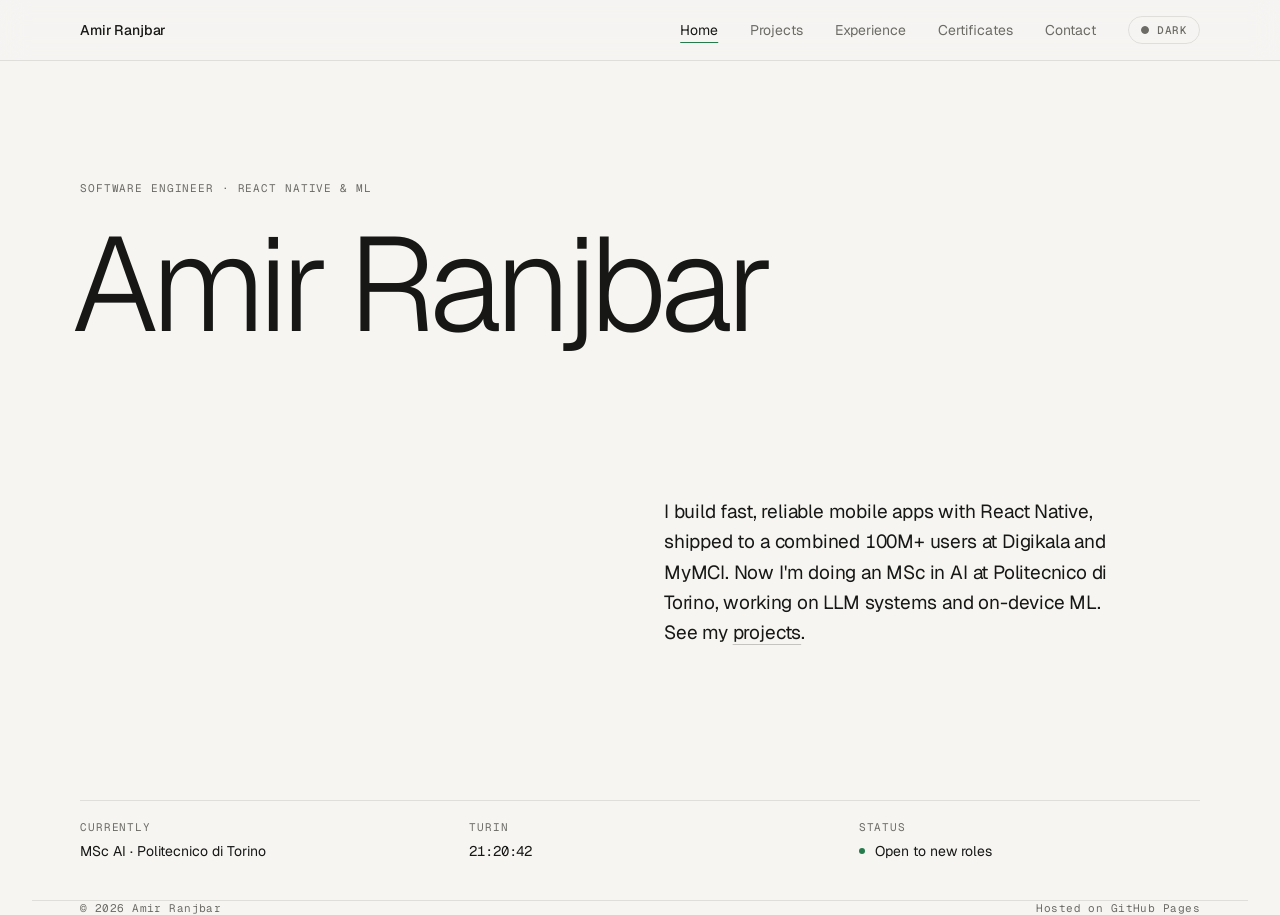
<file: index.html>
<!DOCTYPE html>
<html lang="en" data-theme="light">
<head>
<meta charset="utf-8">
<meta name="viewport" content="width=device-width, initial-scale=1">
<title>Amir Ranjbar · Software Engineer, React Native &amp; ML</title>
<meta name="description" content="Amir Ranjbar builds fast, reliable React Native apps, shipped to 100M+ users, and studies AI at Politecnico di Torino. Projects, experience and contact.">
<link rel="canonical" href="https://aexomir.me/">
<meta property="og:type" content="website">
<meta property="og:url" content="https://aexomir.me/">
<meta property="og:title" content="Amir Ranjbar · Software Engineer, React Native &amp; ML">
<meta property="og:description" content="React Native apps shipped to 100M+ users. MSc in AI at Politecnico di Torino.">
<meta property="og:image" content="https://aexomir.me/og.png">
<meta property="og:image:width" content="1200">
<meta property="og:image:height" content="630">
<meta name="twitter:card" content="summary_large_image">
<link rel="icon" href="favicon.svg" type="image/svg+xml">
<link rel="apple-touch-icon" href="apple-touch-icon.png">
<meta name="theme-color" content="#f6f5f2" media="(prefers-color-scheme: light)">
<meta name="theme-color" content="#131312" media="(prefers-color-scheme: dark)">
<script>
// Set the theme before first paint so there is no light flash in dark mode.
(function () {
  var t = null;
  try { t = localStorage.getItem('theme'); } catch (e) {}
  if (t !== 'light' && t !== 'dark') t = matchMedia('(prefers-color-scheme: dark)').matches ? 'dark' : 'light';
  document.documentElement.dataset.theme = t;
})();
</script>
<link rel="preconnect" href="https://fonts.googleapis.com">
<link rel="preconnect" href="https://fonts.gstatic.com" crossorigin>
<link href="https://fonts.googleapis.com/css2?family=Geist:wght@100..900&family=Geist+Mono:wght@400;500&display=swap" rel="stylesheet">
<style>
[data-theme="light"]{--bg:#f6f5f2;--ink:#171716;--muted:#6c6b66;--line:rgba(23,23,22,.1);--line2:rgba(23,23,22,.22);--accent:oklch(0.52 0.11 155);--stripe:rgba(23,23,22,.06);--surface:#eeede8;color-scheme:light}
[data-theme="dark"]{--bg:#131312;--ink:#ecebe6;--muted:#93928c;--line:rgba(236,235,230,.12);--line2:rgba(236,235,230,.26);--accent:oklch(0.76 0.11 155);--stripe:rgba(236,235,230,.07);--surface:#1c1c1b;color-scheme:dark}
html{background:var(--bg);font-variant-numeric:tabular-nums}
body{margin:0;min-height:100vh;background:var(--bg);color:var(--ink);font-family:Geist,system-ui,sans-serif;-webkit-font-smoothing:antialiased;transition:background .3s,color .3s}
a{color:inherit;text-decoration:none}
a:hover{color:var(--accent)}
::selection{background:var(--accent);color:var(--bg)}
:focus-visible{outline:1px solid var(--accent);outline-offset:4px;border-radius:2px}
@keyframes ch{from{opacity:0;transform:translateY(.18em);filter:blur(10px)}to{opacity:1;transform:none;filter:blur(0)}}
@keyframes pulse{0%,100%{box-shadow:0 0 0 0 var(--accent)}60%{box-shadow:0 0 0 5px transparent}}
@keyframes rule{from{transform:scaleX(0)}to{transform:scaleX(1)}}
@keyframes fu{from{opacity:0;transform:translateY(10px)}to{opacity:1;transform:none}}

.wrap{max-width:1120px;margin:0 auto;padding:0 48px}
.mono{font-family:'Geist Mono',monospace}
.lbl{font:400 11px 'Geist Mono',monospace;letter-spacing:.08em;text-transform:uppercase;color:var(--muted)}
.ul{text-decoration:underline;text-underline-offset:4px;text-decoration-thickness:1px;text-decoration-color:var(--line2);transition:color .2s,text-decoration-color .2s}
.ul:hover{color:var(--accent);text-decoration-color:var(--accent)}

/* header */
header{position:sticky;top:0;z-index:10;background:color-mix(in oklab,var(--bg) 82%,transparent);-webkit-backdrop-filter:saturate(1.4) blur(14px);backdrop-filter:saturate(1.4) blur(14px);border-bottom:1px solid var(--line);transition:background .3s}
.bar{height:60px;display:flex;align-items:center;justify-content:space-between}
.brand{font-size:14px;font-weight:500;letter-spacing:-0.01em}
.brand:hover{color:inherit}
nav{display:flex;align-items:center;gap:32px;font-size:14px}
nav a{color:var(--muted);text-decoration:underline;text-underline-offset:7px;text-decoration-thickness:1px;text-decoration-color:transparent;transition:color .2s,text-decoration-color .2s}
nav a:hover,nav a[aria-current="page"]{color:var(--ink);text-decoration-color:var(--accent)}
.theme{font:500 11px 'Geist Mono',monospace;letter-spacing:.04em;text-transform:uppercase;color:var(--muted);background:none;border:1px solid var(--line);border-radius:999px;padding:6px 12px;cursor:pointer;display:flex;align-items:center;gap:8px;transition:color .2s,border-color .2s}
.theme:hover{color:var(--ink);border-color:var(--line2)}
.theme i{width:8px;height:8px;border-radius:50%;border:1px solid currentColor;box-sizing:border-box;background:currentColor}
[data-theme="dark"] .theme i{background:transparent}

/* pages */
main{view-transition-name:page}
footer{view-transition-name:foot}
section[hidden]{display:none}
.sec{padding:120px 0}
.ttl{margin:0 0 48px;font-size:44px;font-weight:500;letter-spacing:-0.03em}
.list{border-top:1px solid var(--line)}
.row{display:grid;gap:32px;align-items:baseline;padding:22px 0;border-bottom:1px solid var(--line)}
.row[hidden]{display:none}
.name{font-size:17px;font-weight:500}
.sub{font-size:15px;color:var(--muted);text-wrap:pretty}
.yr{font:400 12px 'Geist Mono',monospace;color:var(--muted)}

/* home */
.home{min-height:calc(100vh - 61px);box-sizing:border-box;padding:120px 0 40px;display:flex;flex-direction:column;justify-content:space-between;gap:96px}
.kicker{margin:0 0 28px;animation:fu .8s cubic-bezier(.2,.7,.2,1) both}
.hero{margin:0 0 0 -0.06em;font-size:clamp(72px,10.4vw,150px);line-height:.92;font-weight:300;letter-spacing:-0.055em;white-space:nowrap;user-select:none;-webkit-user-select:none;cursor:default}
.hero span{display:inline-block;font-weight:300;transition:font-weight .35s cubic-bezier(.2,.7,.2,1);animation:ch 1.1s cubic-bezier(.2,.7,.2,1) both}
.intro{display:grid;grid-template-columns:minmax(0,1fr) minmax(0,1fr);gap:48px;align-items:end}
.intro div{max-width:470px;animation:fu .9s .7s cubic-bezier(.2,.7,.2,1) both}
.intro p{margin:0;font-size:19px;line-height:1.6;letter-spacing:-0.01em;text-wrap:pretty}
.intro a{text-decoration:underline;text-underline-offset:5px;text-decoration-thickness:1px;text-decoration-color:var(--line2);transition:text-decoration-color .25s,color .25s}
.intro a:hover{text-decoration-color:var(--accent)}
.stats{position:relative;display:grid;grid-template-columns:repeat(3,minmax(0,1fr));gap:48px;padding-top:20px;animation:fu .9s .9s cubic-bezier(.2,.7,.2,1) both}
.stats::before{content:"";position:absolute;top:0;left:0;right:0;height:1px;background:var(--line);transform-origin:left;animation:rule 1.4s .8s cubic-bezier(.6,0,.2,1) both}
.stats div{display:flex;flex-direction:column;gap:8px;font-size:14px}
.clock{font:400 14px 'Geist Mono',monospace;letter-spacing:-0.01em}
.status{display:flex;align-items:center;gap:10px}
.status i{width:6px;height:6px;border-radius:50%;background:var(--accent);animation:pulse 2.4s ease-out infinite}

/* projects */
.filters{margin:48px 0 0;display:flex;gap:28px;padding-bottom:18px;border-bottom:1px solid var(--line)}
.filters button{background:none;border:0;padding:0;cursor:pointer;font:400 14px Geist,sans-serif;color:var(--muted);display:flex;gap:6px;align-items:baseline;text-decoration:underline;text-underline-offset:7px;text-decoration-thickness:1px;text-decoration-color:transparent;transition:color .2s,text-decoration-color .2s}
.filters button:hover{color:var(--ink)}
.filters button[aria-pressed="true"]{color:var(--ink);text-decoration-color:var(--accent)}
.filters small{font:400 11px 'Geist Mono',monospace;color:var(--muted)}
.proj{grid-template-columns:240px minmax(0,1fr) 64px 260px}
.links{display:flex;gap:18px;justify-content:flex-end;font:400 12px 'Geist Mono',monospace;color:var(--muted)}
.exp{grid-template-columns:180px minmax(0,1fr) auto}
.cert{grid-template-columns:minmax(0,1fr) 260px 96px 80px}
.cert a{font:400 12px 'Geist Mono',monospace;color:var(--muted);text-align:right}
.more{display:inline-block;margin-top:56px;font-size:14px;color:var(--muted)}

/* contact */
.contact{padding-bottom:160px}
.contact .ttl{margin-bottom:72px}
.ct a{display:grid;grid-template-columns:180px minmax(0,1fr) auto;gap:32px;align-items:baseline;padding:28px 0;border-bottom:1px solid var(--line);color:var(--ink)}
.ct a:hover{color:var(--accent)}
.ct a span:nth-child(2){font-size:28px;letter-spacing:-0.02em}
.ct a span:last-child{color:var(--muted)}

footer{display:flex;justify-content:space-between;padding-top:40px;padding-bottom:48px;font:400 11px 'Geist Mono',monospace;color:var(--muted);letter-spacing:.04em;border-top:1px solid var(--line)}

/* page slide: forward slides left, back slides right */
@keyframes out-l{to{opacity:0;transform:translateX(-14%)}}
@keyframes in-r{from{opacity:0;transform:translateX(14%)}}
@keyframes out-r{to{opacity:0;transform:translateX(14%)}}
@keyframes in-l{from{opacity:0;transform:translateX(-14%)}}
::view-transition-old(root),::view-transition-new(root){animation:none}
::view-transition-old(page){animation:out-l .28s cubic-bezier(.4,0,1,1) both}
::view-transition-new(page){animation:in-r .42s .06s cubic-bezier(.2,.7,.2,1) both}
html[data-dir="back"]::view-transition-old(page){animation-name:out-r}
html[data-dir="back"]::view-transition-new(page){animation-name:in-l}
/* fallback for browsers without view transitions */
.slide-in-r{animation:in-r .42s cubic-bezier(.2,.7,.2,1) both}
.slide-in-l{animation:in-l .42s cubic-bezier(.2,.7,.2,1) both}

@media (max-width:760px){
  .wrap{padding:0 20px}
  .bar{position:relative;height:auto;flex-wrap:wrap;row-gap:12px;padding-top:16px;padding-bottom:12px}
  nav{width:100%;justify-content:space-between;gap:12px;font-size:13px;white-space:nowrap}
  .theme{position:absolute;top:11px;right:20px}
  .sec{padding:56px 0 72px}
  .home{min-height:auto;padding-top:64px;gap:56px}
  .hero{font-size:16.5vw}
  .ttl,.contact .ttl{font-size:34px;margin-bottom:32px}
  .intro,.stats{grid-template-columns:minmax(0,1fr)}
  .intro{gap:0}
  .stats{gap:20px}
  .row,.proj,.exp,.cert{grid-template-columns:minmax(0,1fr);gap:8px}
  .links{justify-content:flex-start}
  .cert a{text-align:left}
  .filters{flex-wrap:wrap;gap:12px 20px}
  .ct a{grid-template-columns:minmax(0,1fr) auto;gap:6px 16px;padding:20px 0}
  .ct a span:first-child{grid-column:1/-1}
  .ct a span:nth-child(2){font-size:20px;overflow-wrap:anywhere}
  footer{flex-direction:column;gap:8px}
}
@media (prefers-reduced-motion:reduce){*,::view-transition-group(*),::view-transition-old(*),::view-transition-new(*){animation:none!important;transition:none!important}}
</style>
</head>
<body>
<header>
  <div class="wrap bar">
    <a class="brand" href="#/">Amir Ranjbar</a>
    <nav>
      <a href="#/" data-route="home">Home</a>
      <a href="#/projects" data-route="projects">Projects</a>
      <a href="#/experience" data-route="experience">Experience</a>
      <a href="#/certificates" data-route="certificates">Certificates</a>
      <a href="#/contact" data-route="contact">Contact</a>
      <button class="theme" type="button" aria-label="Toggle dark mode"><i></i><span>Dark</span></button>
    </nav>
  </div>
</header>

<main class="wrap">
  <section class="home" data-page="home">
    <div>
      <p class="lbl kicker">Software Engineer · React Native &amp; ML</p>
      <h1 class="hero" aria-label="Amir Ranjbar"></h1>
    </div>
    <div class="intro">
      <div></div>
      <div>
        <p>I build fast, reliable mobile apps with React Native, shipped to a combined 100M+ users at Digikala and MyMCI. Now I'm doing an MSc in AI at Politecnico di Torino, working on LLM systems and on-device ML. See my <a href="#/projects">projects</a>.</p>
      </div>
    </div>
    <div class="stats">
      <div><span class="lbl">Currently</span><span>MSc AI · Politecnico di Torino</span></div>
      <div><span class="lbl">Turin</span><span class="clock">--:--:--</span></div>
      <div><span class="lbl">Status</span><a class="status" href="#/contact"><i></i>Open to new roles</a></div>
    </div>
  </section>

  <section class="sec" data-page="projects" hidden>
    <h1 class="ttl" style="margin-bottom:0">Projects</h1>
    <div class="filters" role="group" aria-label="Filter projects">
      <button type="button" data-filter="All" aria-pressed="true">All<small>7</small></button>
      <button type="button" data-filter="Apps" aria-pressed="false">Apps<small>1</small></button>
      <button type="button" data-filter="Research" aria-pressed="false">Research<small>6</small></button>
    </div>
    <div class="row proj" data-type="Apps"><span class="name">Chrona</span><span class="sub">Automatic time tracking for Mac and iPhone, with on-device model inference and cross-device activity sync. In TestFlight.</span><span class="yr">2026</span><span class="links"><a class="ul" href="https://github.com/aexomir/Chrona">GitHub ↗</a></span></div>
    <div class="row proj" data-type="Research"><span class="name">Semantic Correspondence with ViTs</span><span class="sub">Frozen vs fine-tuned DINOv2, DINOv3 and SAM backbones on SPair-71k. 76.4% PCK@0.1 with DINOv3, up from 53.6% frozen.</span><span class="yr">2026</span><span class="links"><a class="ul" href="https://github.com/aexomir/semantic-correspondence">GitHub ↗</a></span></div>
    <div class="row proj" data-type="Research"><span class="name">Heart Disease Risk Prediction</span><span class="sub">Logistic Regression, XGBoost and MLP with cross-site external validation, calibration and SHAP. ROC-AUC 0.949 on Cleveland.</span><span class="yr">2026</span><span class="links"><a class="ul" href="https://github.com/aexomir/heart-disease-prediction">GitHub ↗</a></span></div>
    <div class="row proj" data-type="Research"><span class="name">Multi-Agent LLM Test Generation</span><span class="sub">Single, collaborative and competitive LLM agents for unit-test generation on HumanEval, with an ACL-format paper.</span><span class="yr">2026</span><span class="links"><a class="ul" href="https://github.com/aexomir/LLM-Agents-for-Collaborative-Test-Case-Generations">GitHub ↗</a></span></div>
    <div class="row proj" data-type="Research"><span class="name">Drone Navigation Reliability</span><span class="sub">Hardware-in-the-loop fault injection for a deep RL drone policy on Jetson Nano, via ONNX and TensorRT. With Prof. Sonza Reorda, PoliTo.</span><span class="yr">2025</span><span class="links"><a class="ul" href="https://github.com/aexomir/drone-navigation-reliability">GitHub ↗</a></span></div>
    <div class="row proj" data-type="Research"><span class="name">Gold Collection Routing</span><span class="sub">Genetic, ant colony and simulated annealing vs a custom 2-opt heuristic on a Traveling Thief variant. The heuristic won by 88% on average.</span><span class="yr">2025</span><span class="links"><a class="ul" href="https://github.com/aexomir/Gold-Collection-Routing-Optimization">GitHub ↗</a></span></div>
    <div class="row proj" data-type="Research"><span class="name">IoT Security (BSc thesis)</span><span class="sub">Common MQTT attacks in IoT deployments, and tooling to protect embedded devices against them.</span><span class="yr">2022</span><span class="links"></span></div>
  </section>

  <section class="sec" data-page="experience" hidden>
    <h1 class="ttl">Experience</h1>
    <div class="list">
      <div class="row exp"><span class="yr">2025 — Now</span><span class="name">Machine Learning Engineer (Part-Time)</span><span class="sub">BitPolito</span></div>
      <div class="row exp"><span class="yr">2023 — 2024</span><span class="name">Mobile Team Lead (Contract)</span><span class="sub">MyMCI</span></div>
      <div class="row exp"><span class="yr">2022 — 2025</span><span class="name">Senior Software Engineer</span><span class="sub">Digikala</span></div>
      <div class="row exp"><span class="yr">2022</span><span class="name">IoT Engineer (Internship)</span><span class="sub">Ganje</span></div>
      <div class="row exp"><span class="yr">2021 — 2022</span><span class="name">Mobile Application Developer</span><span class="sub">Agileful</span></div>
      <div class="row exp"><span class="yr">2019 — 2021</span><span class="name">React Native Developer</span><span class="sub">EasyMotionSkin</span></div>
    </div>
    <a class="more" href="#/certificates">Certificates →</a>
  </section>

  <section class="sec" data-page="certificates" hidden>
    <h1 class="ttl">Certificates</h1>
    <div class="list">
      <div class="row cert"><span class="name">MLOps Specialization</span><span class="sub">Duke University · Coursera</span><span class="yr">In progress</span><span></span></div>
      <div class="row cert"><span class="name">MCP: Build Rich Context AI Apps with Anthropic</span><span class="sub">DeepLearning.AI</span><span class="yr">2026</span><a class="ul" href="https://github.com/aexomir/mcp-engineering">Repo ↗</a></div>
      <div class="row cert"><span class="name">LLM Engineering: Master AI, LLMs &amp; Agents</span><span class="sub">Udemy</span><span class="yr">2025</span><span></span></div>
      <div class="row cert"><span class="name">LangChain: Develop LLM Powered Applications</span><span class="sub">Udemy</span><span class="yr">2025</span><span></span></div>
      <div class="row cert"><span class="name">OWASP Web Application Security</span><span class="sub">Voorivex Academy</span><span class="yr">2022</span><span></span></div>
      <div class="row cert"><span class="name">Neural Networks and Deep Learning</span><span class="sub">DeepLearning.AI</span><span class="yr">2022</span><span></span></div>
    </div>
  </section>

  <section class="sec contact" data-page="contact" hidden>
    <h1 class="ttl">Contact</h1>
    <div class="list ct">
      <a href="mailto:aexomir@gmail.com"><span class="lbl">Email</span><span>aexomir@gmail.com</span><span>↗</span></a>
      <a href="https://github.com/aexomir"><span class="lbl">GitHub</span><span>github.com/aexomir</span><span>↗</span></a>
      <a href="https://www.linkedin.com/in/aexomir/"><span class="lbl">LinkedIn</span><span>linkedin.com/in/aexomir</span><span>↗</span></a>
    </div>
  </section>
</main>

<footer class="wrap">
  <span>© 2026 Amir Ranjbar</span><span>Hosted on GitHub Pages</span>
</footer>

<script>
(function () {
  var ORDER = ['home', 'projects', 'experience', 'certificates', 'contact'];
  var root = document.documentElement;
  var reduce = matchMedia('(prefers-reduced-motion: reduce)');
  var current = null;

  // Hero letters, staggered like the original design.
  var hero = document.querySelector('.hero');
  'Amir Ranjbar'.split('').forEach(function (ch, i) {
    var s = document.createElement('span');
    s.setAttribute('aria-hidden', 'true');
    s.textContent = ch === ' ' ? ' ' : ch;
    s.style.animationDelay = (0.15 + i * 0.045).toFixed(3) + 's';
    hero.appendChild(s);
  });
  var letters = hero.querySelectorAll('span');

  // Routing: #/, #/projects, ... Unknown routes (and old #/projects/<slug>) fall back sensibly.
  function routeFromHash() {
    var r = location.hash.replace(/^#\/?/, '').split('/')[0] || 'home';
    return ORDER.indexOf(r) === -1 ? 'home' : r;
  }
  function show(route) {
    document.querySelectorAll('[data-page]').forEach(function (s) { s.hidden = s.dataset.page !== route; });
    document.querySelectorAll('nav [data-route]').forEach(function (a) {
      if (a.dataset.route === route) a.setAttribute('aria-current', 'page'); else a.removeAttribute('aria-current');
    });
    document.title = route === 'home' ? 'Amir Ranjbar · Software Engineer, React Native & ML'
      : route.charAt(0).toUpperCase() + route.slice(1) + ' · Amir Ranjbar';
    window.scrollTo(0, 0);
    current = route;
  }
  function go() {
    var next = routeFromHash();
    if (next === current) return;
    if (current === null || reduce.matches) return show(next);
    var back = ORDER.indexOf(next) < ORDER.indexOf(current);
    root.dataset.dir = back ? 'back' : 'fwd';
    if (document.startViewTransition) {
      document.startViewTransition(function () { show(next); });
    } else {
      show(next);
      var sec = document.querySelector('[data-page="' + next + '"]');
      sec.classList.remove('slide-in-r', 'slide-in-l');
      void sec.offsetWidth;
      sec.classList.add(back ? 'slide-in-l' : 'slide-in-r');
    }
  }
  window.addEventListener('hashchange', go);
  go();

  // Theme: system preference until the visitor picks one, then remember it.
  var btn = document.querySelector('.theme');
  function paintToggle() { btn.querySelector('span').textContent = root.dataset.theme === 'dark' ? 'Light' : 'Dark'; }
  paintToggle();
  btn.addEventListener('click', function () {
    root.dataset.theme = root.dataset.theme === 'dark' ? 'light' : 'dark';
    try { localStorage.setItem('theme', root.dataset.theme); } catch (e) {}
    paintToggle();
  });
  matchMedia('(prefers-color-scheme: dark)').addEventListener('change', function (e) {
    var saved = null;
    try { saved = localStorage.getItem('theme'); } catch (err) {}
    if (!saved) { root.dataset.theme = e.matches ? 'dark' : 'light'; paintToggle(); }
  });

  // Project filters.
  var filterBtns = document.querySelectorAll('[data-filter]');
  filterBtns.forEach(function (b) {
    b.addEventListener('click', function () {
      filterBtns.forEach(function (x) { x.setAttribute('aria-pressed', String(x === b)); });
      document.querySelectorAll('.proj').forEach(function (row) {
        row.hidden = b.dataset.filter !== 'All' && row.dataset.type !== b.dataset.filter;
      });
    });
  });

  // Turin clock.
  var clock = document.querySelector('.clock');
  function tick() { clock.textContent = new Date().toLocaleTimeString('en-GB', { timeZone: 'Europe/Rome', hour12: false }); }
  tick();
  setInterval(tick, 1000);

  // Name weight effect. Mouse: letters get bolder near the pointer.
  // Touch: a bold wave sweeps through the name on load and from wherever you tap.
  function weightAt(dist, radius) { return Math.round(300 + 260 * Math.pow(Math.max(0, 1 - dist / radius), 2)); }
  var raf;
  window.addEventListener('mousemove', function (e) {
    if (current !== 'home') return;
    cancelAnimationFrame(raf);
    raf = requestAnimationFrame(function () {
      letters.forEach(function (el) {
        var r = el.getBoundingClientRect();
        el.style.fontWeight = weightAt(Math.hypot(e.clientX - (r.left + r.width / 2), e.clientY - (r.top + r.height / 2)), 280);
      });
    });
  }, { passive: true });
  document.addEventListener('mouseleave', function () { letters.forEach(function (el) { el.style.fontWeight = 300; }); });

  function ripple(originX) {
    if (reduce.matches) return;
    var box = hero.getBoundingClientRect();
    var centers = Array.prototype.map.call(letters, function (el) { var r = el.getBoundingClientRect(); return r.left + r.width / 2; });
    var reach = Math.max(originX - box.left, box.right - originX) + 80;
    var start = performance.now(), dur = 1100;
    cancelAnimationFrame(raf);
    (function frame(now) {
      var t = Math.min(1, (now - start) / dur);
      var front = reach * (1 - Math.pow(1 - t, 2));
      letters.forEach(function (el, i) { el.style.fontWeight = t < 1 ? weightAt(Math.abs(Math.abs(centers[i] - originX) - front), 70) : 300; });
      if (t < 1) raf = requestAnimationFrame(frame);
    })(start);
  }
  if (matchMedia('(hover: none)').matches) {
    setTimeout(function () { if (current === 'home') ripple(hero.getBoundingClientRect().left); }, 1500);
    hero.addEventListener('pointerdown', function (e) { ripple(e.clientX); });
  }
})();
</script>
</body>
</html>
</file>
